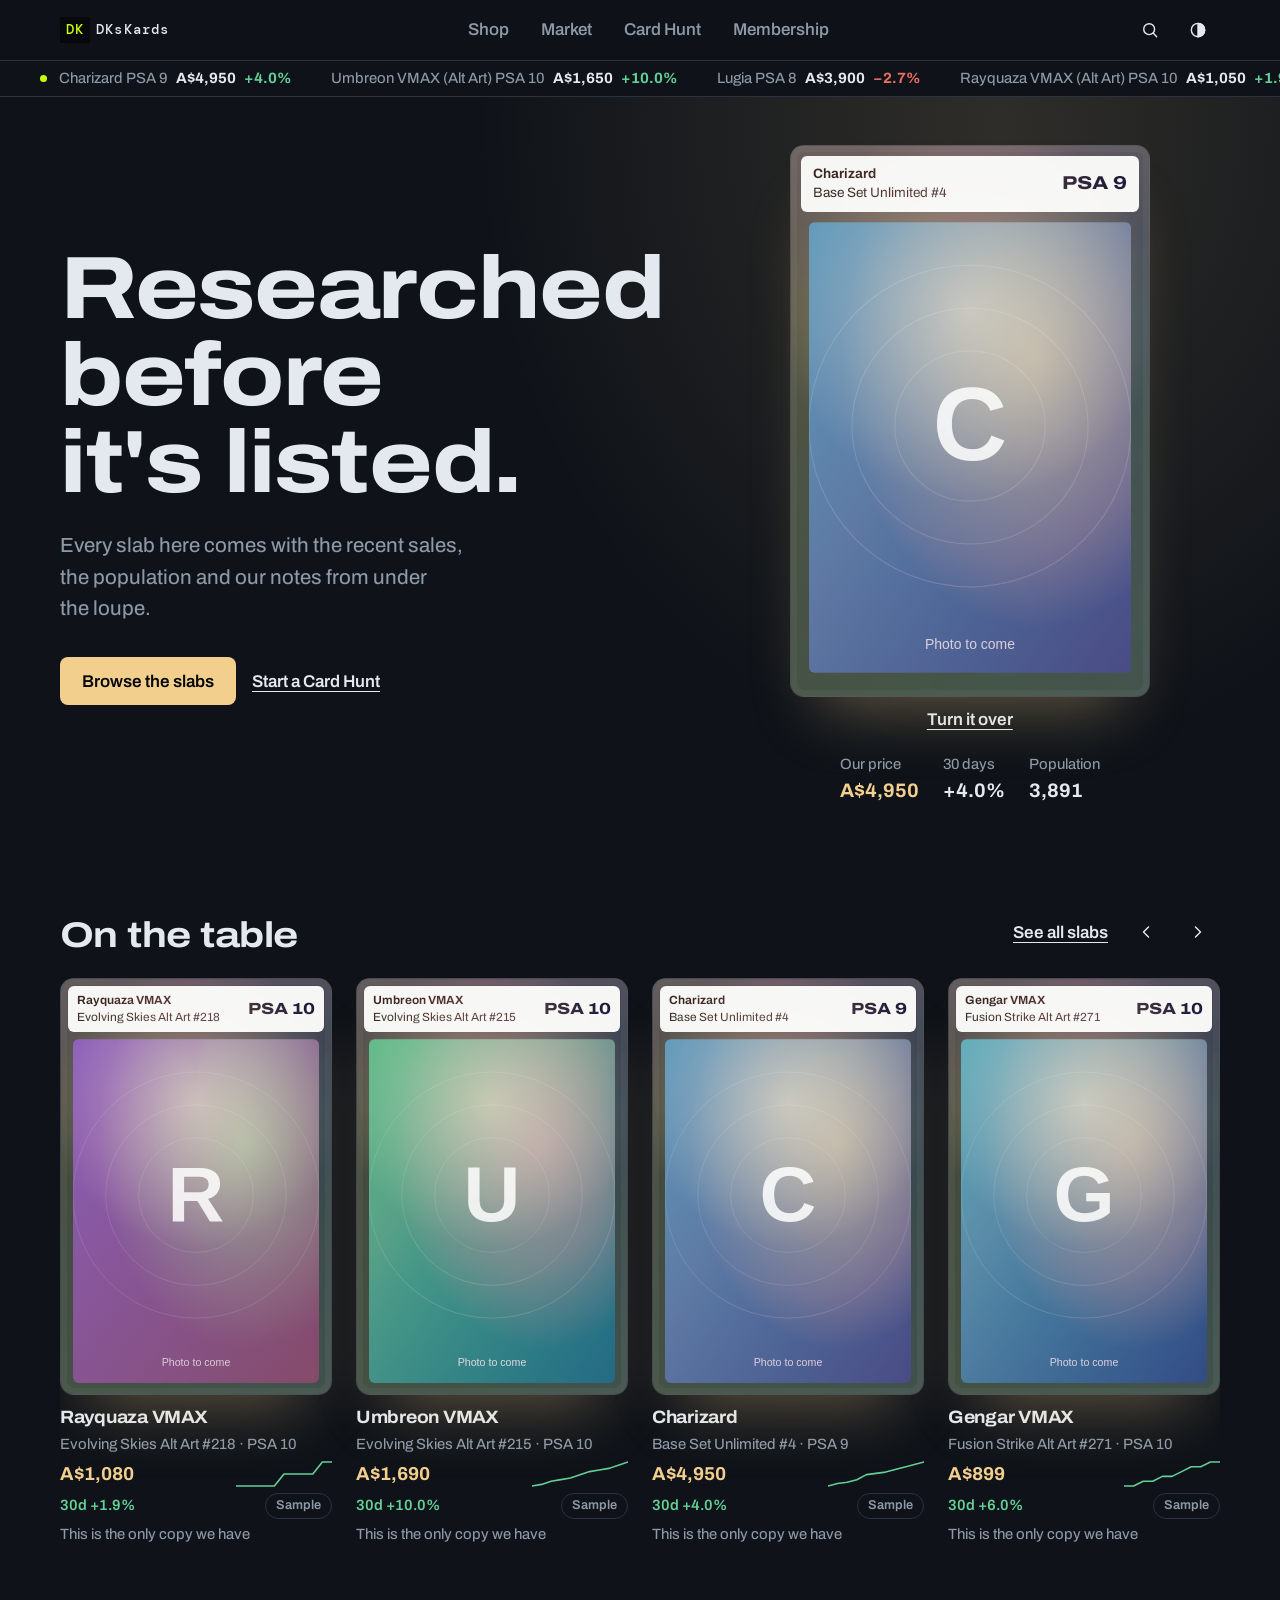
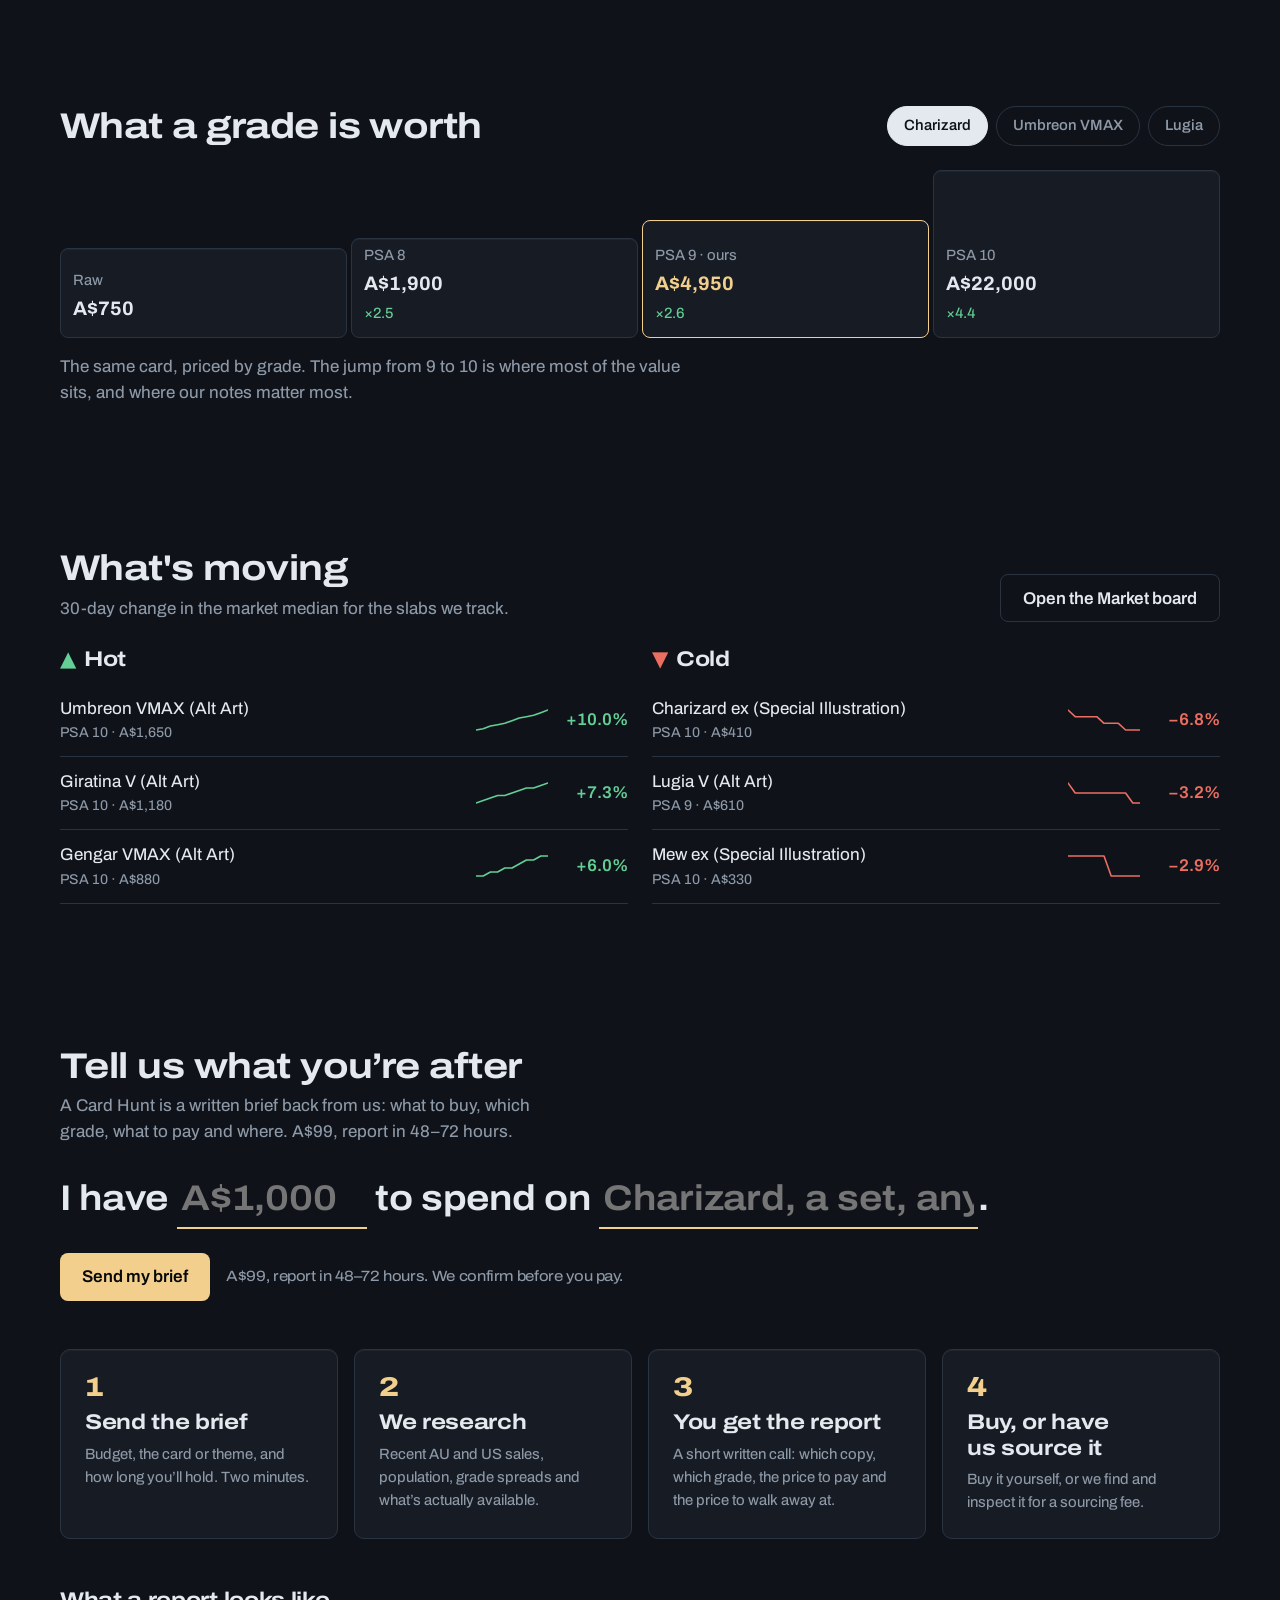
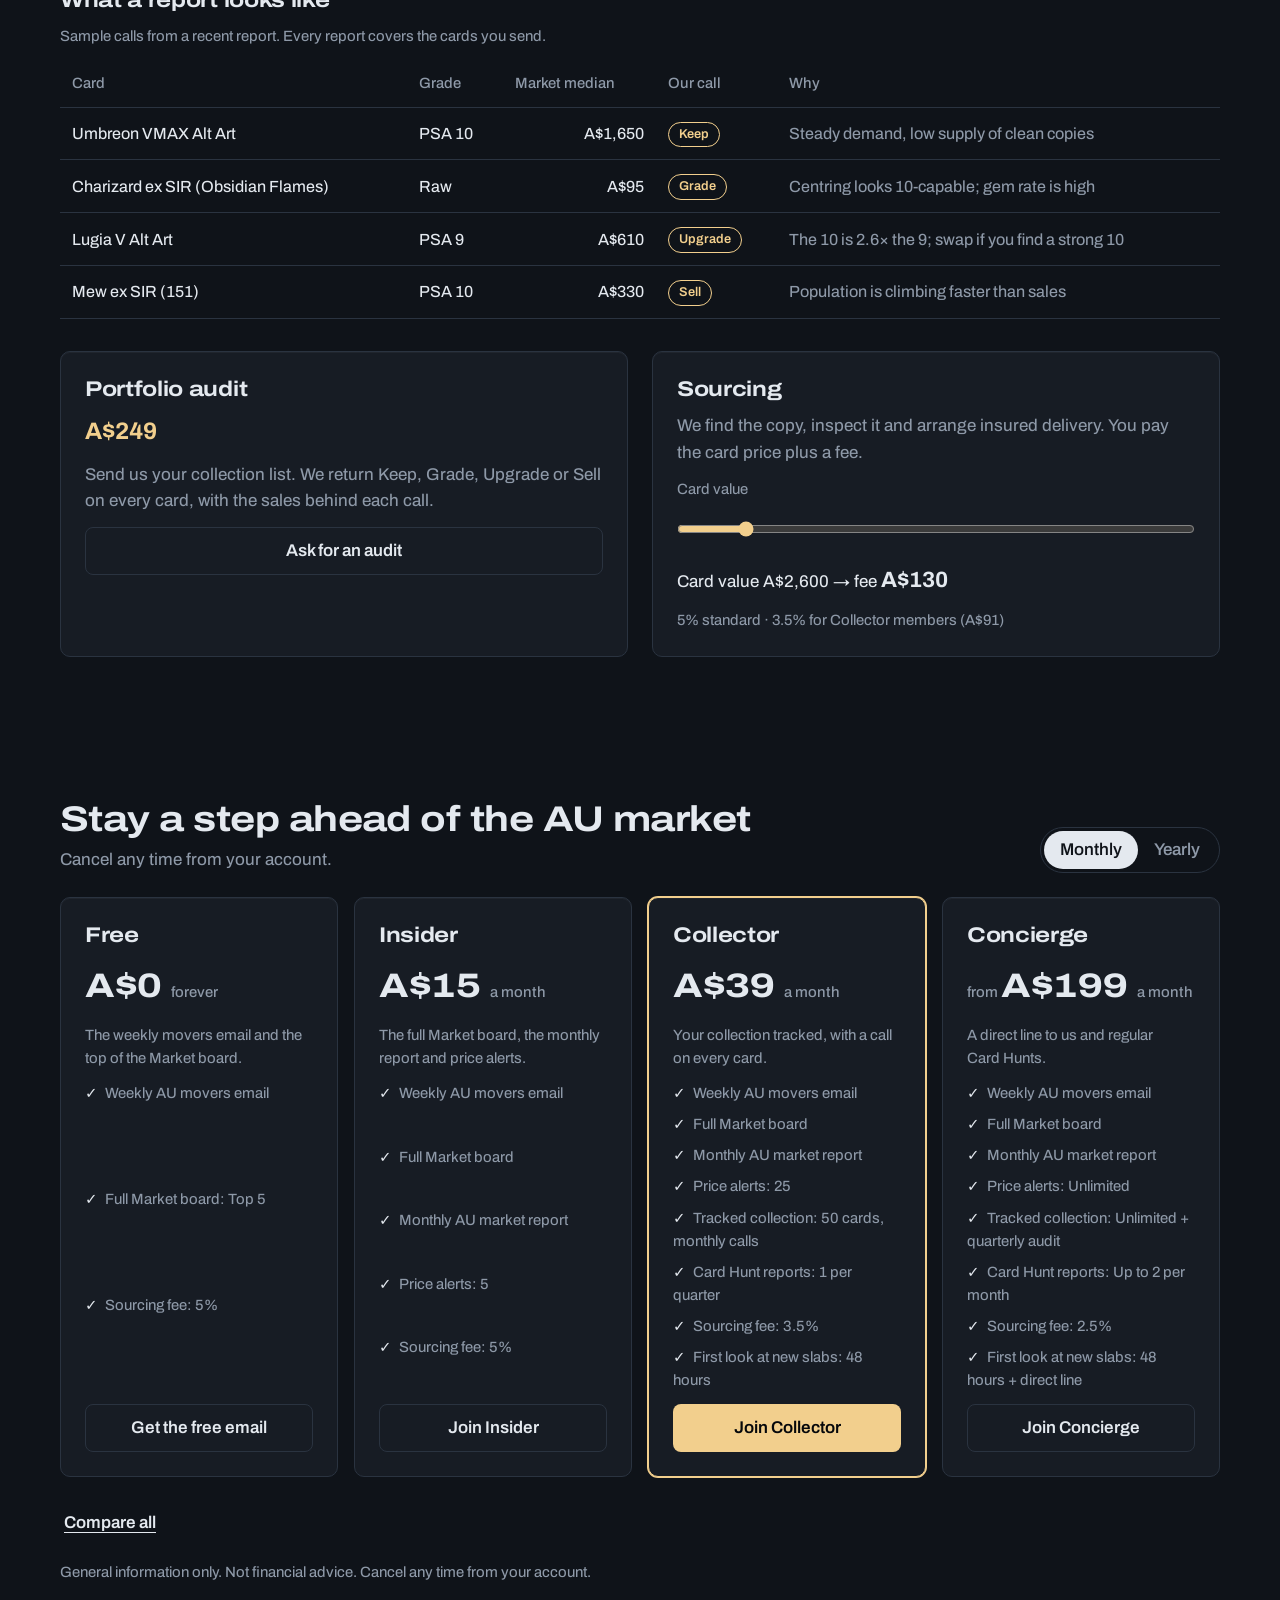
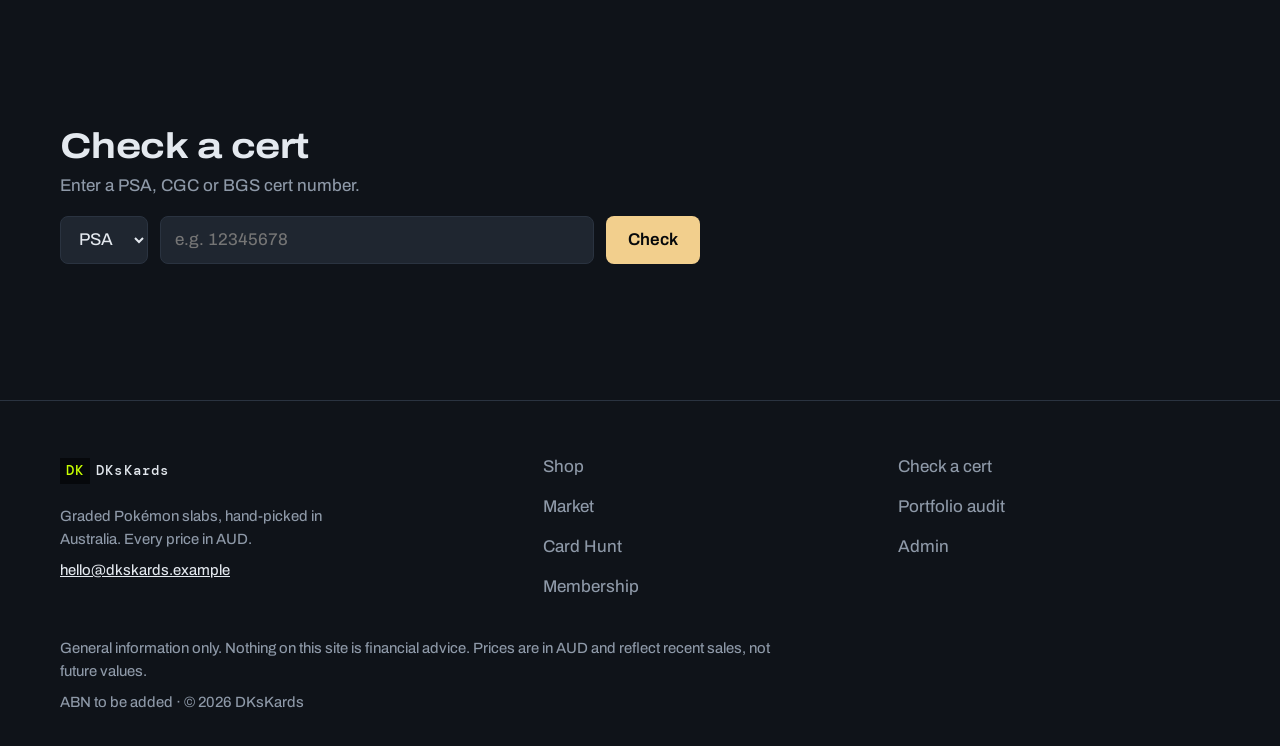
<file: index.html>
<!doctype html>
<html lang="en-AU" data-theme="dark">
<head>
<meta charset="utf-8">
<meta name="viewport" content="width=device-width, initial-scale=1, viewport-fit=cover">
<title>DKsKards · Graded Pokémon slabs in AUD</title>
<meta name="description" content="Graded Pokémon slabs, each listed with recent sales, population and our condition notes. Card Hunts and memberships for Australian collectors.">
<script>try{var t=localStorage.getItem('dksKardsTheme');if(t)document.documentElement.dataset.theme=t}catch(e){}</script>
<link rel="preconnect" href="https://fonts.googleapis.com">
<link rel="preconnect" href="https://fonts.gstatic.com" crossorigin>
<link href="https://fonts.googleapis.com/css2?family=Archivo:wdth,wght@62..125,400..800&family=Source+Serif+4:opsz,wght@8..60,400;8..60,600&display=swap" rel="stylesheet">
<link href="https://fonts.googleapis.com/css2?family=DM+Mono:wght@500&text=DKsard%20&display=swap" rel="stylesheet">
<link rel="stylesheet" href="styles.css">
<script type="module" src="home.js"></script>
</head>
<body>
<a class="skip" href="#main">Skip to content</a>
<div data-chrome="top"></div>

<main id="main">
  <!-- 1. Hero: the viewing room -->
  <section class="hero" id="hero" aria-labelledby="heroH1">
    <div class="wrap">
      <div>
        <h1 id="heroH1" data-copy="heroHeadline">Researched before it's listed.</h1>
        <p class="hero-sub" id="heroSub" data-copy="heroSub">Every slab here comes with the recent sales, the population and our notes from under the loupe.</p>
        <div class="hero-ctas">
          <a class="btn btn-lamp" id="heroCta" href="shop.html" data-copy="heroCta">Browse the slabs</a>
          <a class="btn btn-text" href="#hunt" data-copy="heroCta2">Start a Card Hunt</a>
        </div>
      </div>
      <div class="hero-stage" id="heroStage"></div>
    </div>
  </section>

  <!-- 2. On the table -->
  <section class="section" aria-labelledby="railTitle" style="padding-top:var(--s-6)">
    <div class="wrap">
      <div class="section-head">
        <div>
          <h2 id="railTitle" data-copy="railTitle">On the table</h2>
          <p id="dropNote" hidden></p>
        </div>
        <div style="display:flex;gap:12px;align-items:center">
          <a class="btn btn-text" href="shop.html">See all slabs</a>
          <div class="rail-arrows">
            <button class="icon-btn" type="button" id="railPrev" aria-label="Previous slabs"></button>
            <button class="icon-btn" type="button" id="railNext" aria-label="Next slabs"></button>
          </div>
        </div>
      </div>
      <div class="rail" id="rail" tabindex="0" aria-label="Slabs for sale"></div>
    </div>
  </section>

  <!-- 3. The grade ladder -->
  <section class="section" aria-labelledby="ladderTitle">
    <div class="wrap">
      <div class="section-head">
        <h2 id="ladderTitle" data-copy="ladderTitle">What a grade is worth</h2>
        <div class="chips" id="ladderPick" role="group" aria-label="Example card"></div>
      </div>
      <ol class="ladder num" id="ladder" aria-label="Prices by grade"></ol>
      <p class="ladder-caption" data-copy="ladderCaption">The same card, priced by grade. The jump from 9 to 10 is where most of the value sits, and where our notes matter most.</p>
    </div>
  </section>

  <!-- 4. What's moving -->
  <section class="section" aria-labelledby="movingTitle">
    <div class="wrap">
      <div class="section-head">
        <div>
          <h2 id="movingTitle" data-copy="marketTitle">What's moving</h2>
          <p>30-day change in the market median for the slabs we track.</p>
        </div>
        <a class="btn btn-line" href="market.html">Open the Market board</a>
      </div>
      <div class="movers" id="movers"></div>
    </div>
  </section>

  <!-- 5. Card Hunt -->
  <section class="section" id="hunt" aria-labelledby="huntTitle">
    <div class="wrap">
      <div class="section-head">
        <div>
          <h2 id="huntTitle" data-copy="huntTitle">Tell us what you’re after</h2>
          <p>A Card Hunt is a written brief back from us: what to buy, which grade, what to pay and where. <span id="huntPriceNote"></span></p>
        </div>
      </div>
      <form class="brief" id="briefForm" novalidate>
        I have <label class="sr-only" for="bBudget">Budget in Australian dollars</label><input class="blank num" id="bBudget" name="budget" inputmode="numeric" placeholder="A$1,000" size="7" required>
        to spend on <label class="sr-only" for="bTarget">Card, set or character</label><input class="blank" id="bTarget" name="target" placeholder="Charizard, a set, anything" size="16" required>.
        <span id="briefMore" class="brief-more" hidden>
          I want it <label class="sr-only" for="bForm">Raw or graded</label><select class="blank" id="bForm" name="form"><option>graded</option><option>raw</option><option>either</option></select>
          and plan to hold it for <label class="sr-only" for="bHold">How long you plan to hold</label><select class="blank" id="bHold" name="hold"><option>1–3 years</option><option>under a year</option><option>longer</option></select>.
          Reach me at <label class="sr-only" for="bEmail">Your email</label><input class="blank" id="bEmail" name="email" type="email" placeholder="you@email.com" size="16" autocomplete="email" required>.
        </span>
        <div class="brief-actions" style="font-size:1rem;font-weight:450">
          <button class="btn btn-lamp" type="submit" data-copy="huntButton">Send my brief</button>
          <span class="muted small" id="briefTerms"></span>
        </div>
        <p class="brief-confirm" id="briefConfirm" role="status" hidden style="font-size:1rem;font-weight:450"></p>
      </form>

      <ol class="steps">
        <li class="panel"><h3>Send the brief</h3><p>Budget, the card or theme, and how long you’ll hold. Two minutes.</p></li>
        <li class="panel"><h3>We research</h3><p>Recent AU and US sales, population, grade spreads and what’s actually available.</p></li>
        <li class="panel"><h3>You get the report</h3><p>A short written call: which copy, which grade, the price to pay and the price to walk away at.</p></li>
        <li class="panel"><h3>Buy, or have us source it</h3><p>Buy it yourself, or we find and inspect it for a sourcing fee.</p></li>
      </ol>

      <div style="margin-top:var(--s-7)">
        <h3 style="margin-bottom:var(--s-3)">What a report looks like</h3>
        <p class="muted small" style="margin-bottom:var(--s-3)">Sample calls from a recent report. Every report covers the cards you send.</p>
        <table class="report num" id="reportTable">
          <thead><tr><th>Card</th><th>Grade</th><th class="n">Market median</th><th>Our call</th><th>Why</th></tr></thead>
          <tbody id="reportCardBody"></tbody>
        </table>
      </div>

      <div class="services">
        <div class="panel">
          <h3>Portfolio audit</h3>
          <p class="price num" id="auditPrice"></p>
          <p class="muted">Send us your collection list. We return Keep, Grade, Upgrade or Sell on every card, with the sales behind each call.</p>
          <a class="btn btn-line" id="auditLink" href="#">Ask for an audit</a>
        </div>
        <div class="panel">
          <h3>Sourcing</h3>
          <p class="muted" id="sourcingNote">We find the copy, inspect it and arrange insured delivery. You pay the card price plus a fee.</p>
          <label class="field"><span>Card value</span><input type="range" id="calcValue" min="200" max="20000" step="100" value="2600" aria-describedby="calcOut"></label>
          <div class="calc-out num" id="calcOut" aria-live="polite"></div>
        </div>
      </div>
    </div>
  </section>

  <!-- 6. Membership -->
  <section class="section" id="membership" aria-labelledby="memberTitle">
    <div class="wrap">
      <div class="section-head">
        <div>
          <h2 id="memberTitle" data-copy="membershipTitle">Stay a step ahead of the AU market</h2>
          <p>Cancel any time from your account.</p>
        </div>
        <div class="billing" role="group" aria-label="Billing period">
          <button type="button" aria-pressed="true" data-billing="monthly">Monthly</button>
          <button type="button" aria-pressed="false" data-billing="yearly">Yearly</button>
        </div>
      </div>
      <div class="chips tier-switch" id="tierSwitch" role="tablist" aria-label="Membership tier"></div>
      <div class="tiers" id="tiers" data-mobile></div>
      <details style="margin-top:var(--s-5)">
        <summary class="btn btn-text" style="display:inline-flex;cursor:pointer">Compare all</summary>
        <div class="compare-wrap"><table class="compare" id="compare"></table></div>
      </details>
      <p class="muted small" style="margin-top:var(--s-4)">General information only. Not financial advice. Cancel any time from your account.</p>
    </div>
  </section>

  <!-- 7. Check a cert -->
  <section class="section" id="verify" aria-labelledby="certTitle">
    <div class="wrap">
      <h2 id="certTitle" data-copy="certTitle">Check a cert</h2>
      <p class="muted" style="margin-top:8px" data-copy="certHint">Enter a PSA, CGC or BGS cert number.</p>
      <form class="verify-form" id="verifyForm" novalidate>
        <label class="sr-only" for="vGrader">Grader</label>
        <select class="input" id="vGrader"><option>PSA</option><option>CGC</option><option>BGS</option></select>
        <label class="sr-only" for="vCert">Cert number</label>
        <input class="input num" id="vCert" inputmode="numeric" placeholder="e.g. 12345678" autocomplete="off">
        <button class="btn btn-lamp" type="submit">Check</button>
      </form>
      <div class="verify-out" id="verifyOut" role="status"></div>
    </div>
  </section>
</main>

<div data-chrome="foot"></div>
</body>
</html>
</file>
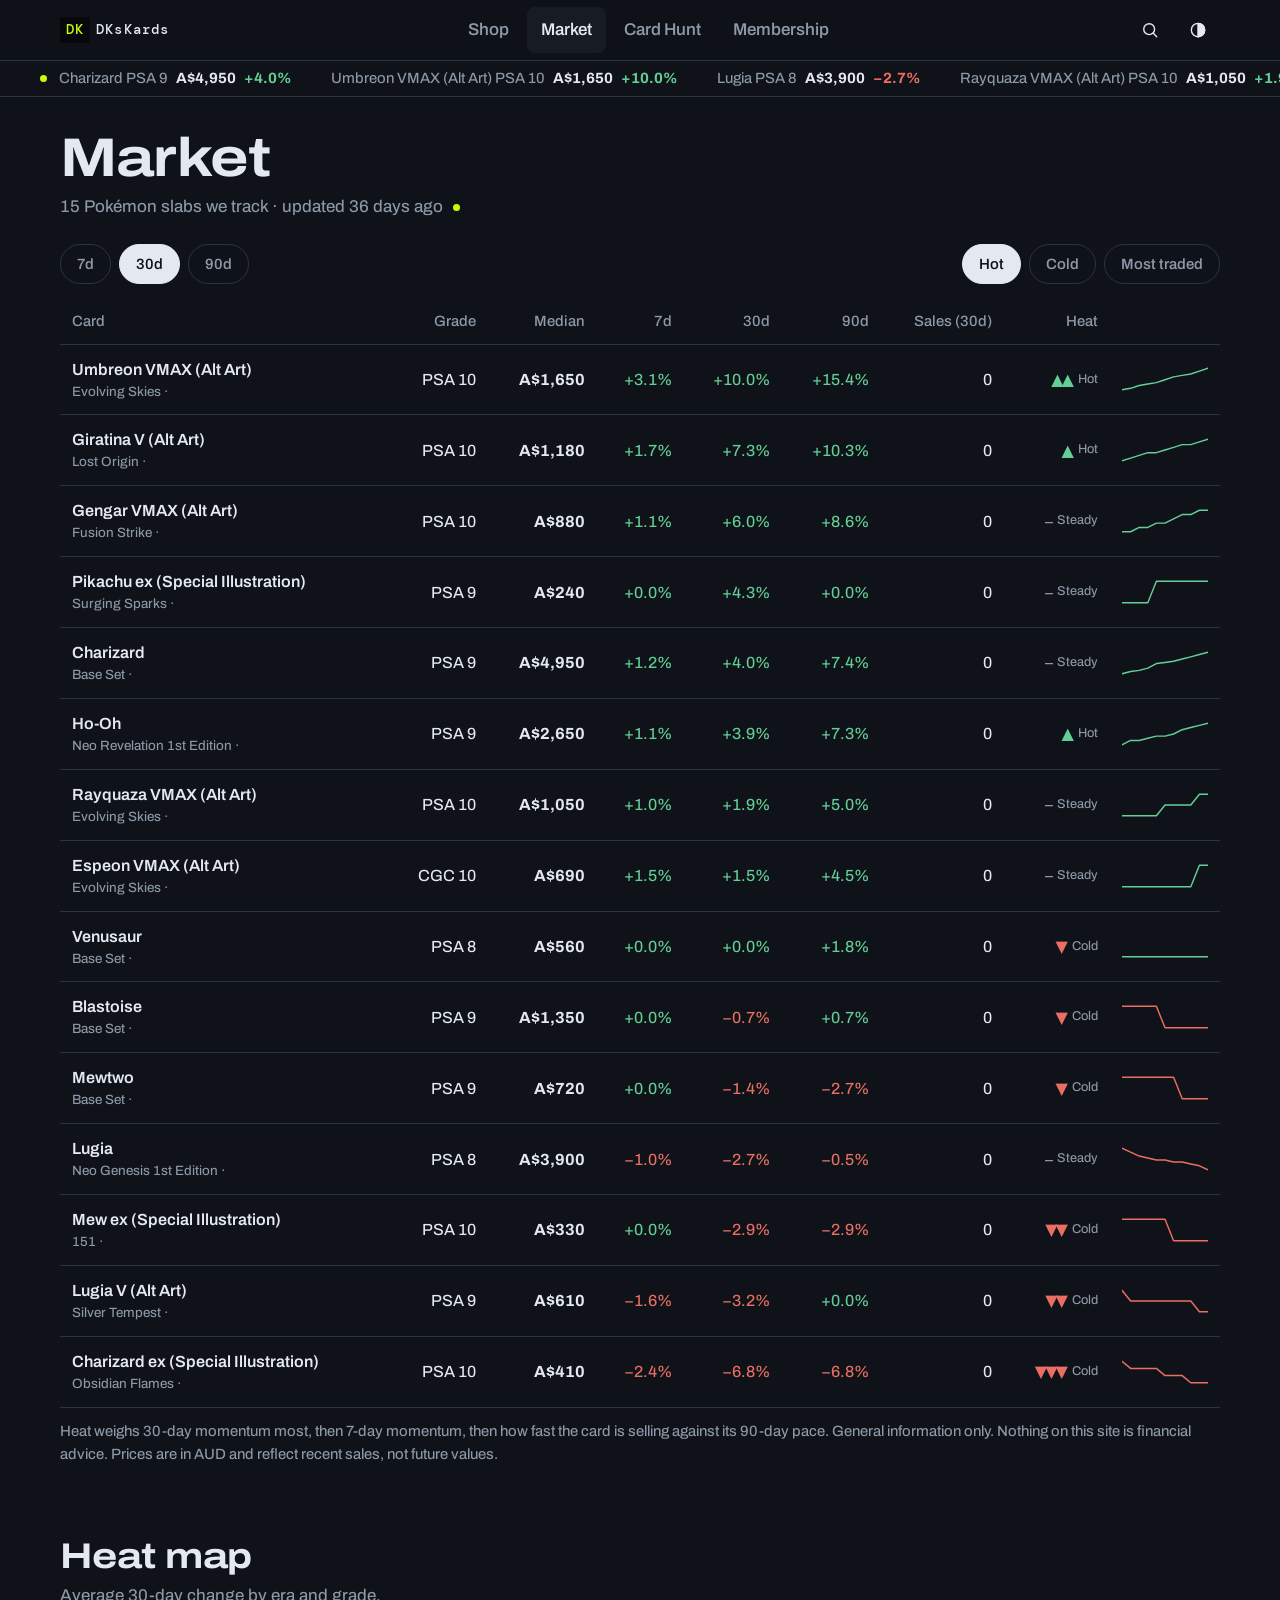
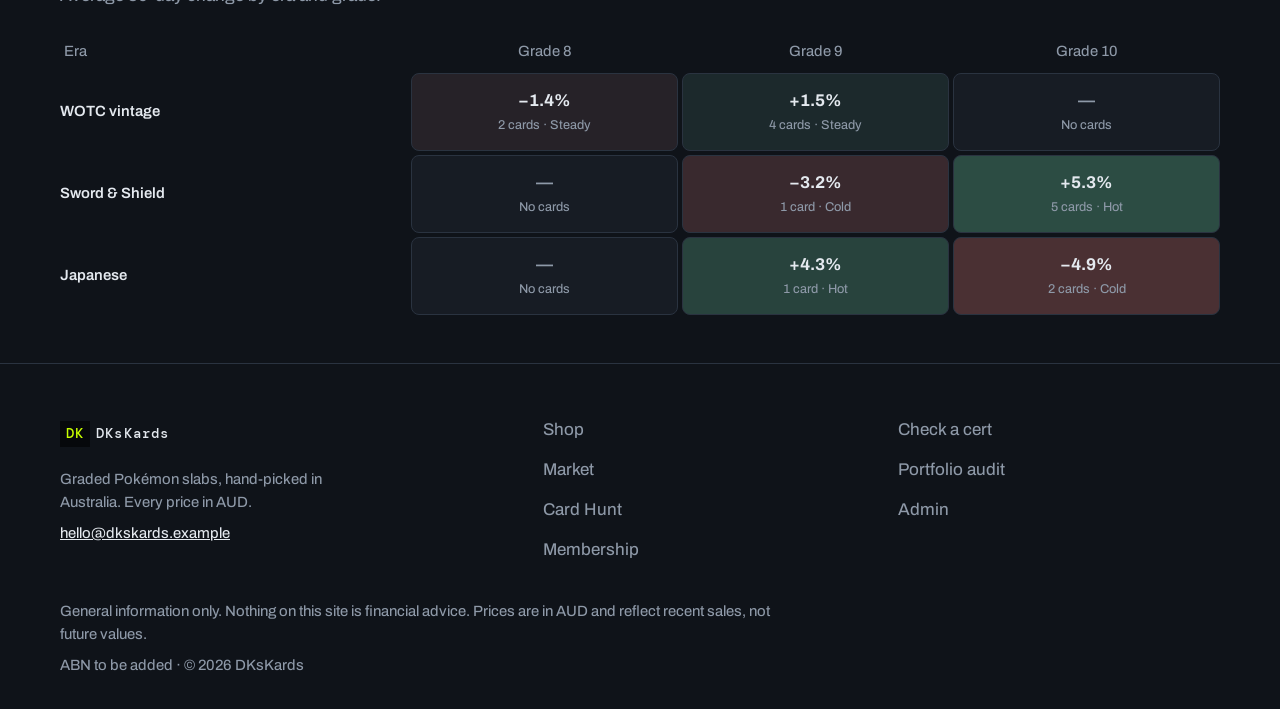
<file: market.html>
<!doctype html>
<html lang="en-AU" data-theme="dark">
<head>
<meta charset="utf-8">
<meta name="viewport" content="width=device-width, initial-scale=1, viewport-fit=cover">
<title>Market board · DKsKards</title>
<meta name="description" content="Hot and cold Pokémon slabs in the Australian market: medians, 7, 30 and 90-day change, sales and heat.">
<script>try{var t=localStorage.getItem('dksKardsTheme');if(t)document.documentElement.dataset.theme=t}catch(e){}</script>
<link rel="preconnect" href="https://fonts.googleapis.com">
<link rel="preconnect" href="https://fonts.gstatic.com" crossorigin>
<link href="https://fonts.googleapis.com/css2?family=Archivo:wdth,wght@62..125,400..800&family=Source+Serif+4:opsz,wght@8..60,400;8..60,600&display=swap" rel="stylesheet">
<link href="https://fonts.googleapis.com/css2?family=DM+Mono:wght@500&text=DKsard%20&display=swap" rel="stylesheet">
<link rel="stylesheet" href="styles.css">
<script type="module" src="market.js"></script>
</head>
<body>
<a class="skip" href="#main">Skip to content</a>
<div data-chrome="top"></div>

<main id="main" class="wrap" style="padding-top:var(--s-6)">
  <div class="section-head">
    <div>
      <h1>Market</h1>
      <p id="updated" class="num">Pokémon slabs we track</p>
    </div>
  </div>

  <div class="board-tools">
    <div class="chips" role="group" aria-label="Time range" id="range">
      <button class="chip" type="button" aria-pressed="false" data-days="7">7d</button>
      <button class="chip" type="button" aria-pressed="true" data-days="30">30d</button>
      <button class="chip" type="button" aria-pressed="false" data-days="90">90d</button>
    </div>
    <div class="chips" role="group" aria-label="View" id="view">
      <button class="chip" type="button" aria-pressed="true" data-view="hot">Hot</button>
      <button class="chip" type="button" aria-pressed="false" data-view="cold">Cold</button>
      <button class="chip" type="button" aria-pressed="false" data-view="traded">Most traded</button>
    </div>
  </div>

  <div class="gate" id="gate">
    <table class="board num" id="board" aria-describedby="boardNote">
      <thead><tr>
        <th scope="col">Card</th><th scope="col">Grade</th><th scope="col">Median</th>
        <th scope="col">7d</th><th scope="col">30d</th><th scope="col">90d</th>
        <th scope="col" id="salesHead">Sales</th><th scope="col">Heat</th><th scope="col"><span class="sr-only">Trend</span></th>
      </tr></thead>
      <tbody></tbody>
    </table>
  </div>
  <p class="chart-note" id="boardNote">Heat weighs 30-day momentum most, then 7-day momentum, then how fast the card is selling against its 90-day pace. <span data-copy="disclaimer">General information only. Nothing on this site is financial advice.</span></p>

  <section class="section" aria-labelledby="hmTitle" style="padding-bottom:0">
    <div class="section-head">
      <div><h2 id="hmTitle">Heat map</h2><p>Average 30-day change by era and grade.</p></div>
    </div>
    <div class="heatmap num" id="heatmap" role="table" aria-label="Average 30-day change by era and grade"></div>
  </section>

  <section class="section" aria-labelledby="soldTitle" id="soldWrap" hidden>
    <div class="section-head"><div><h2 id="soldTitle">Recently sold</h2><p>Slabs that left our table in the last 30 days.</p></div></div>
    <ul class="mover-list" id="sold"></ul>
  </section>
</main>

<div data-chrome="foot"></div>
</body>
</html>
</file>
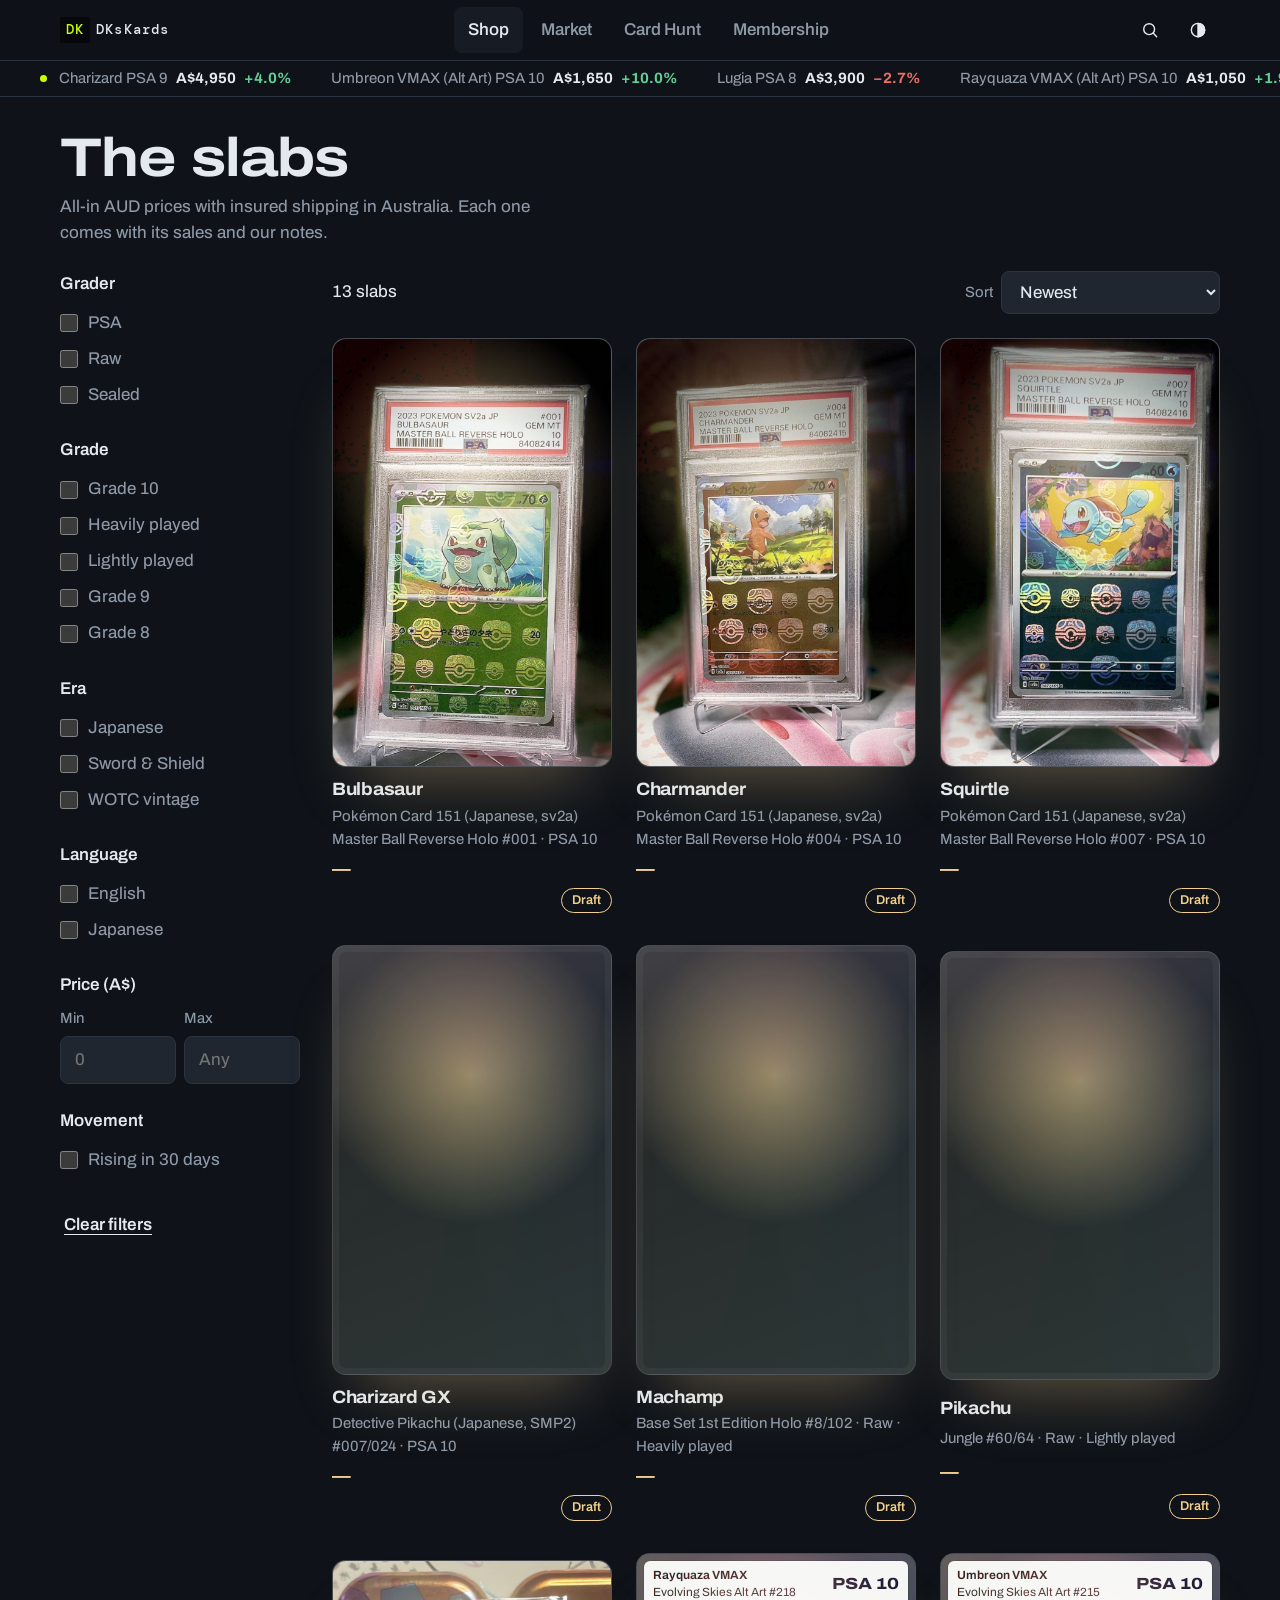
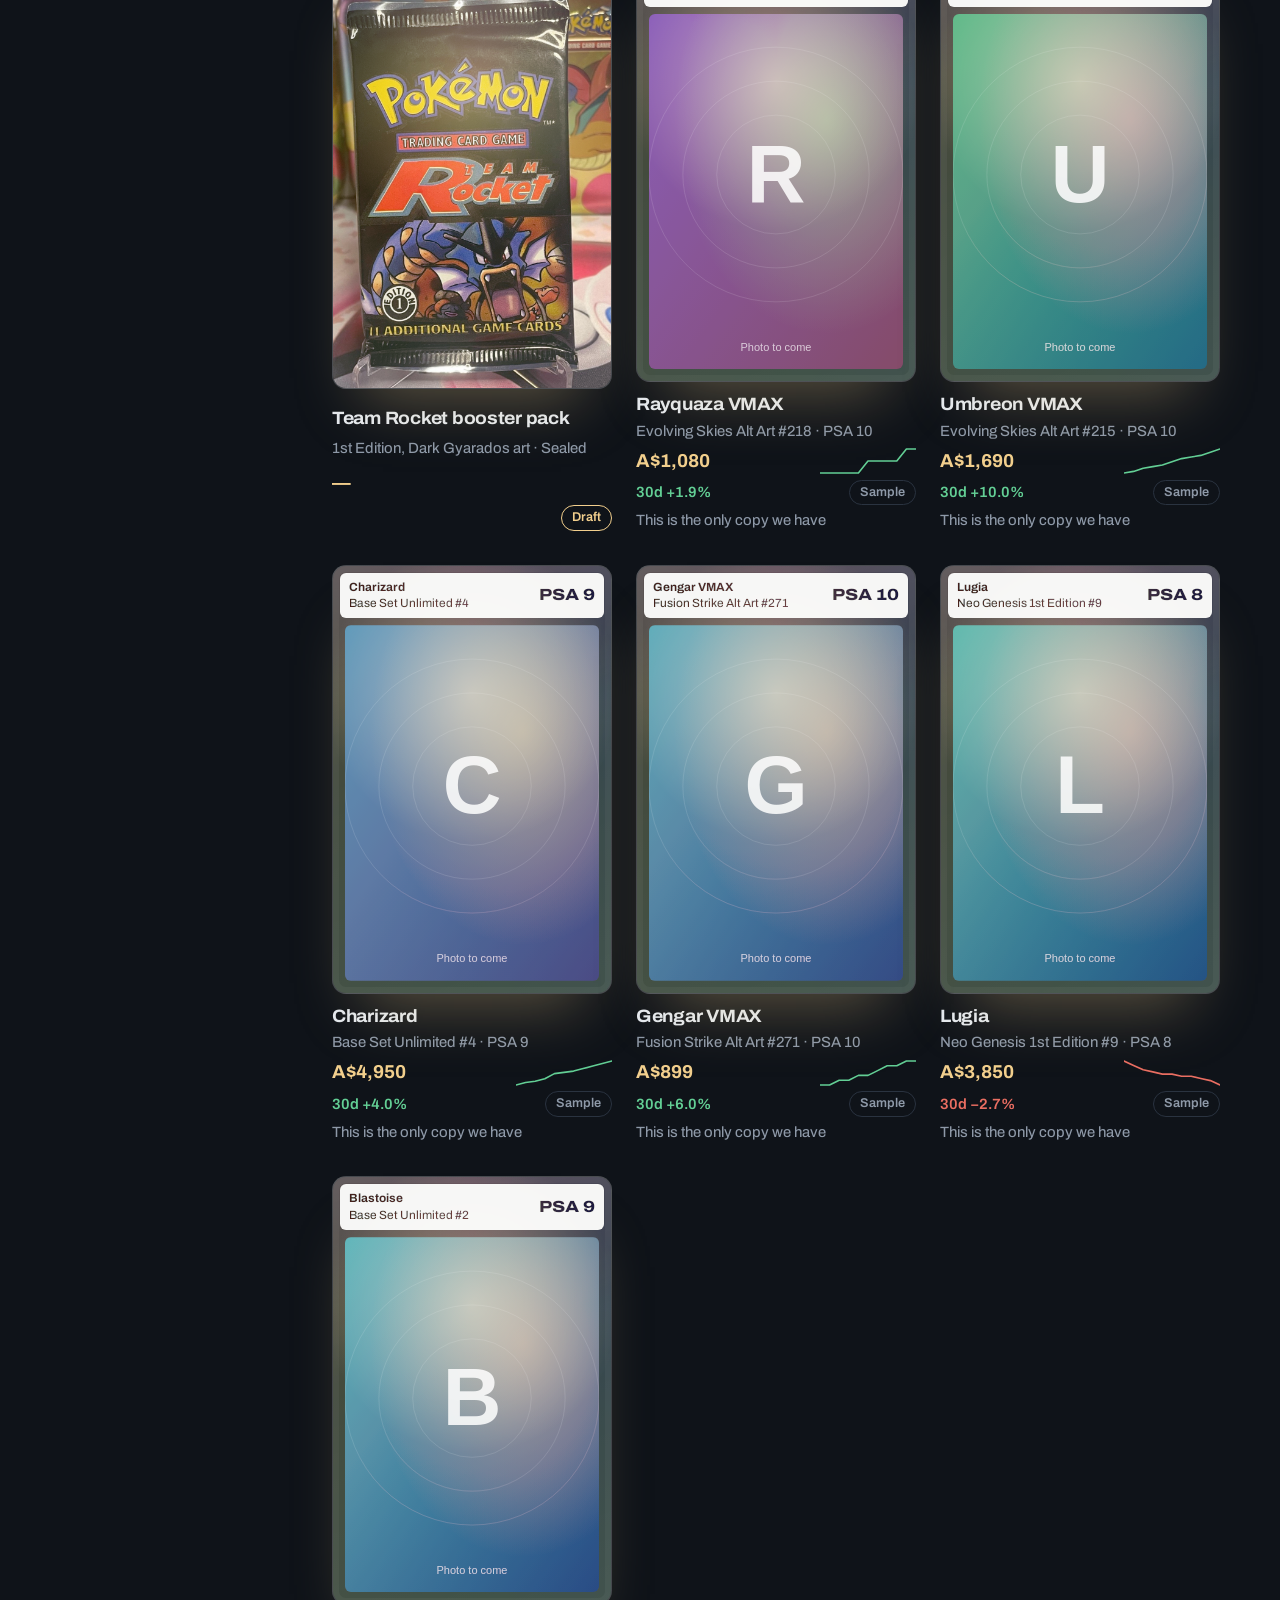
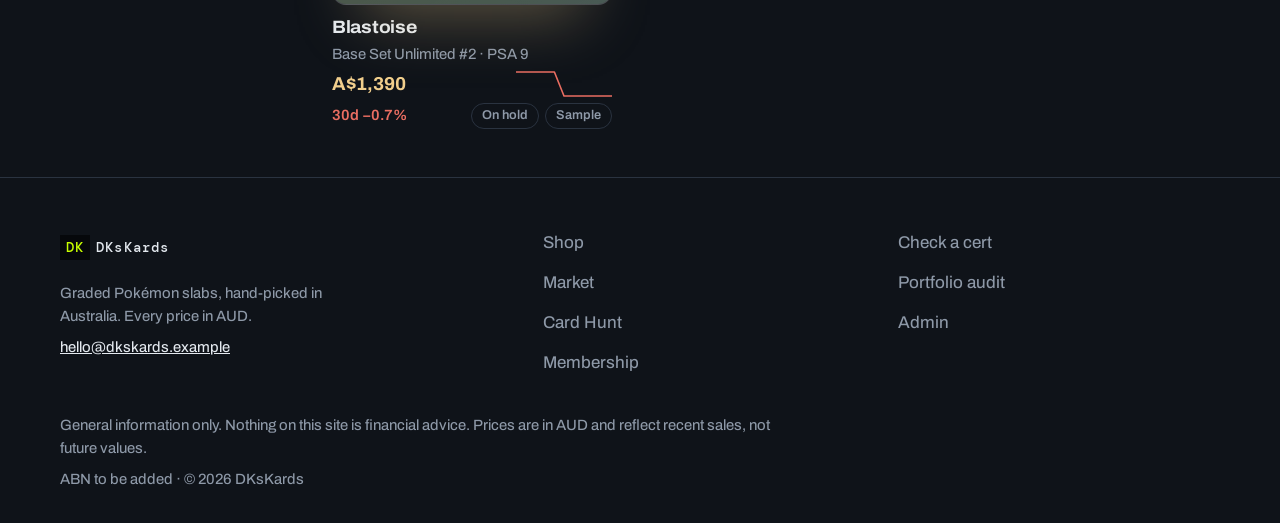
<file: shop.html>
<!doctype html>
<html lang="en-AU" data-theme="dark">
<head>
<meta charset="utf-8">
<meta name="viewport" content="width=device-width, initial-scale=1, viewport-fit=cover">
<title>Shop slabs · DKsKards</title>
<meta name="description" content="Every graded Pokémon slab we have, with all-in AUD prices, recent sales and population.">
<script>try{var t=localStorage.getItem('dksKardsTheme');if(t)document.documentElement.dataset.theme=t}catch(e){}</script>
<link rel="preconnect" href="https://fonts.googleapis.com">
<link rel="preconnect" href="https://fonts.gstatic.com" crossorigin>
<link href="https://fonts.googleapis.com/css2?family=Archivo:wdth,wght@62..125,400..800&family=Source+Serif+4:opsz,wght@8..60,400;8..60,600&display=swap" rel="stylesheet">
<link href="https://fonts.googleapis.com/css2?family=DM+Mono:wght@500&text=DKsard%20&display=swap" rel="stylesheet">
<link rel="stylesheet" href="styles.css">
<script type="module" src="shop.js"></script>
</head>
<body>
<a class="skip" href="#main">Skip to content</a>
<div data-chrome="top"></div>

<main id="main" class="wrap" style="padding-top:var(--s-6)">
  <div class="section-head">
    <div>
      <h1>The slabs</h1>
      <p>All-in AUD prices with insured shipping in Australia. Each one comes with its sales and our notes.</p>
    </div>
  </div>
  <div class="panel drop-note" id="dropNote" hidden></div>

  <div class="shop">
    <aside class="filters" id="filters" aria-label="Filters">
      <div class="sheet-head" style="padding:0 0 12px;position:static" data-mobile-only hidden>
        <h2 style="font-size:1.25rem">Filters</h2>
        <button class="icon-btn" type="button" id="filtersClose" aria-label="Close filters"></button>
      </div>
      <fieldset><legend>Grader</legend><div id="fGrader"></div></fieldset>
      <fieldset><legend>Grade</legend><div id="fGrade"></div></fieldset>
      <fieldset><legend>Era</legend><div id="fEra"></div></fieldset>
      <fieldset><legend>Language</legend><div id="fLang"></div></fieldset>
      <fieldset>
        <legend>Price (A$)</legend>
        <div class="price-range">
          <label class="field"><span>Min</span><input class="input num" id="fMin" inputmode="numeric" placeholder="0"></label>
          <label class="field"><span>Max</span><input class="input num" id="fMax" inputmode="numeric" placeholder="Any"></label>
        </div>
      </fieldset>
      <fieldset><legend>Movement</legend><label class="check"><input type="checkbox" id="fRising"> Rising in 30 days</label></fieldset>
      <button class="btn btn-text" type="button" id="clearFilters" style="justify-self:start">Clear filters</button>
      <div class="filters-sheet-foot"><button class="btn btn-lamp" type="button" id="showResults">Show slabs</button></div>
    </aside>

    <section aria-label="Results">
      <div class="shop-bar">
        <div style="display:flex;gap:12px;align-items:center">
          <button class="btn btn-line btn-sm filters-open" type="button" id="filtersOpen" aria-controls="filters" aria-expanded="false">Filters</button>
          <p class="num" id="count" aria-live="polite"></p>
        </div>
        <label style="display:flex;gap:8px;align-items:center"><span class="muted small">Sort</span>
          <select class="input" id="sort" style="min-height:40px">
            <option value="new">Newest</option>
            <option value="priceAsc">Price, low to high</option>
            <option value="priceDesc">Price, high to low</option>
            <option value="change">30-day change</option>
            <option value="pop">Population, rarest first</option>
          </select>
        </label>
      </div>
      <div class="grid" id="grid"></div>
    </section>
  </div>
</main>

<div data-chrome="foot"></div>
</body>
</html>
</file>
<file: styles.css>
/* DKsKards — "The Viewing Room". Tokens first; dark and light values change together. */
:root{
  --room:#0F1319; --case:#171C24; --case-2:#1F2630; --edge:#2A3340;
  --acrylic:#E4E9EF; --steel:#8E99A8; --lamp:#F2CF8D; --lamp-ink:var(--lamp);
  --gain:#63CF95; --loss:#EA6E62; --signal:#C8FF00; --ink:#06080B;
  --display:'Archivo',system-ui,sans-serif;
  --read:'Source Serif 4',Georgia,serif;
  --t-hero:clamp(2.6rem,7vw,5.2rem); --t-h1:clamp(2rem,4.5vw,3.2rem);
  --t-h2:clamp(1.5rem,3vw,2.1rem); --t-h3:1.25rem; --t-small:.875rem; --t-micro:.75rem;
  --s-1:4px; --s-2:8px; --s-3:12px; --s-4:16px; --s-5:24px; --s-6:32px; --s-7:48px; --s-8:72px; --s-9:112px;
  --r-slab:14px; --r-panel:10px; --r-ctl:8px;
  --ease:cubic-bezier(.2,.7,.2,1);
  --gutter:clamp(16px,4vw,40px);
  --hi:inset 0 1px 0 rgba(255,255,255,.04);
  color-scheme:dark;
}
:root[data-theme="light"]{
  --room:#ECEFF3; --case:#FFFFFF; --case-2:#F5F7F9; --edge:#D5DBE2;
  --acrylic:#121820; --steel:#566170; --lamp:#B07A1E; --lamp-ink:#8A5A0B;
  --gain:#17794A; --loss:#C2392C; --hi:inset 0 1px 0 rgba(255,255,255,.8);
  color-scheme:light;
}

*,*::before,*::after{box-sizing:border-box;margin:0;padding:0}
html{-webkit-text-size-adjust:100%;scroll-padding-top:80px}
body{
  background:var(--room); color:var(--acrylic); min-height:100vh;
  font:450 1rem/1.55 var(--display); font-variation-settings:"wdth" 100;
  -webkit-font-smoothing:antialiased; overflow-x:hidden;
}
@media (min-width:761px){html{font-size:106.25%}} /* 17px desktop base */
img,svg{display:block;max-width:100%}
a{color:inherit}
button,input,select,textarea{font:inherit;color:inherit}
h1,h2,h3{font-weight:700;font-variation-settings:"wdth" 118;letter-spacing:-.015em;line-height:1.05;text-wrap:balance}
h1{font-size:var(--t-h1)} h2{font-size:var(--t-h2)} h3{font-size:var(--t-h3);line-height:1.2}
p{text-wrap:pretty}
.read{font-family:var(--read);font-size:1.0625rem;line-height:1.65;max-width:68ch}
.num{font-variant-numeric:tabular-nums}
.muted{color:var(--steel)}
.small{font-size:var(--t-small)}
.wrap{max-width:1240px;margin-inline:auto;padding-inline:var(--gutter)}
.section{padding-block:var(--s-8)}
.section-head{display:flex;align-items:end;justify-content:space-between;gap:var(--s-4);margin-bottom:var(--s-5);flex-wrap:wrap}
.section-head p{color:var(--steel);max-width:52ch;margin-top:var(--s-2)}
.sr-only{position:absolute;width:1px;height:1px;overflow:hidden;clip:rect(0 0 0 0);white-space:nowrap}
.skip{position:absolute;left:var(--s-4);top:-60px;z-index:100;background:var(--lamp);color:var(--ink);padding:10px 16px;border-radius:var(--r-ctl);font-weight:600}
.skip:focus{top:var(--s-3)}
:focus-visible{outline:2px solid var(--lamp);outline-offset:3px;border-radius:4px}
.up{color:var(--gain)} .down{color:var(--loss)}
[hidden]{display:none!important}

/* ---------- controls ---------- */
.btn{display:inline-flex;align-items:center;justify-content:center;gap:8px;min-height:48px;padding:0 22px;
  border-radius:var(--r-ctl);font:600 1rem var(--display);cursor:pointer;border:0;text-decoration:none;
  transition:transform .12s var(--ease),background .12s,border-color .12s}
.btn:active{transform:scale(.98)}
.btn-lamp{background:var(--lamp);color:var(--ink)}
.btn-lamp:hover{background:color-mix(in srgb,var(--lamp) 88%,#fff)}
.btn-line{background:none;border:1px solid var(--edge);color:var(--acrylic)}
.btn-line:hover{border-color:var(--steel)}
.btn-text{background:none;color:var(--acrylic);text-decoration:underline;text-underline-offset:4px;padding:0 4px;min-height:44px}
.btn-text:hover{color:var(--lamp-ink)}
.btn-sm{min-height:40px;padding:0 14px;font-size:var(--t-small)}
.icon-btn{display:grid;place-items:center;width:44px;height:44px;border-radius:var(--r-ctl);background:none;border:1px solid transparent;cursor:pointer;color:var(--acrylic)}
.icon-btn:hover{border-color:var(--edge)}
.icon-btn svg{width:20px;height:20px}
.chips{display:flex;gap:var(--s-2);flex-wrap:wrap}
.chip{min-height:40px;padding:0 16px;border-radius:999px;border:1px solid var(--edge);background:none;cursor:pointer;
  font-size:var(--t-small);font-weight:550;color:var(--steel);transition:all .22s var(--ease)}
.chip:hover{color:var(--acrylic)}
.chip[aria-pressed="true"],.chip[aria-selected="true"]{background:var(--acrylic);color:var(--room);border-color:var(--acrylic)}
.field{display:grid;gap:6px}
.field>span{font-size:var(--t-small);color:var(--steel)}
.input,select.input,textarea.input{width:100%;min-height:48px;padding:10px 14px;border-radius:var(--r-ctl);
  background:var(--case-2);border:1px solid var(--edge);color:var(--acrylic)}
textarea.input{min-height:96px;resize:vertical;line-height:1.5}
.input:focus{border-color:var(--lamp);outline:none}
.tag{display:inline-flex;align-items:center;gap:6px;padding:2px 10px;border-radius:999px;font-size:var(--t-micro);font-weight:600;
  border:1px solid var(--edge);color:var(--steel);white-space:nowrap}
.tag-lamp{border-color:var(--lamp);color:var(--lamp-ink)}
.panel{background:var(--case);border:1px solid var(--edge);border-radius:var(--r-panel);box-shadow:var(--hi)}

/* ---------- logo: DK chip + DKsKards wordmark ---------- */
.logo{font-family:'DM Mono',monospace;font-size:.82rem;letter-spacing:.08em;font-weight:500;white-space:nowrap;color:var(--acrylic);text-decoration:none;display:inline-flex;align-items:center;min-height:44px}
.logo-chip{display:inline-block;background:var(--ink);color:var(--signal);padding:2px 6px;margin-right:6px}

/* ---------- top nav + live strip ---------- */
[data-chrome="top"]{min-height:97px}
.topnav{position:sticky;top:0;z-index:40;background:color-mix(in srgb,var(--room) 86%,transparent);backdrop-filter:blur(14px);border-bottom:1px solid var(--edge)}
.topnav .wrap{display:flex;align-items:center;gap:var(--s-5);height:60px}
.topnav-links{display:flex;gap:var(--s-1);margin-inline:auto}
.topnav-links a{padding:10px 14px;border-radius:var(--r-ctl);text-decoration:none;color:var(--steel);font-weight:550}
.topnav-links a:hover,.topnav-links a[aria-current]{color:var(--acrylic)}
.topnav-links a[aria-current]{background:var(--case)}
.topnav-tools{display:flex;gap:var(--s-1);margin-left:auto}
.topnav-links+.topnav-tools{margin-left:0}

.live{display:flex;align-items:center;gap:12px;height:36px;overflow:hidden;border-bottom:1px solid var(--edge);font-size:var(--t-small);position:relative}
.live-dot{width:7px;height:7px;border-radius:50%;background:var(--signal);flex:none;margin-left:var(--gutter);animation:pulse 2s infinite}
.live ul{display:flex;gap:40px;list-style:none;white-space:nowrap;animation:slide var(--ticker-speed,40s) linear infinite;padding-right:40px}
.live li{display:flex;gap:8px;align-items:baseline}
.live li span{color:var(--steel)}
.live:hover ul,.live:focus-within ul{animation-play-state:paused}
.live-one{display:none;flex:1;min-width:0;text-align:left;background:none;border:0;cursor:pointer;height:36px;padding-right:var(--gutter);
  white-space:nowrap;overflow:hidden;text-overflow:ellipsis}
.live-one span{color:var(--steel)}
@keyframes slide{to{transform:translateX(-50%)}} @keyframes pulse{50%{opacity:.35}}
@keyframes fadein{from{opacity:0}}

/* ---------- mobile bottom bars ---------- */
.tabbar,.buybar{position:fixed;inset:auto 0 0;z-index:50;display:none;
  padding:8px var(--gutter) calc(8px + env(safe-area-inset-bottom));
  background:color-mix(in srgb,var(--case) 88%,transparent);backdrop-filter:blur(14px);border-top:1px solid var(--edge)}
.tabbar a{flex:1;display:grid;justify-items:center;gap:2px;min-height:48px;padding-top:6px;color:var(--steel);text-decoration:none;font-size:.75rem}
.tabbar a[aria-current]{color:var(--acrylic)}
.tabbar svg{width:22px;height:22px}
.buybar{justify-content:space-between;align-items:center;gap:12px}
.buybar b{font-size:1.15rem}
.buybar small{display:block;color:var(--steel);font-size:.75rem}

/* ---------- sheets (dialog) ---------- */
dialog.sheet{margin:auto;width:min(520px,calc(100% - 32px));max-height:min(86vh,760px);border:1px solid var(--edge);border-radius:var(--r-panel);
  background:var(--case);color:var(--acrylic);padding:0;box-shadow:0 30px 80px rgba(0,0,0,.5)}
dialog.sheet::backdrop{background:rgba(6,8,11,.6);backdrop-filter:blur(3px)}
dialog.sheet[open]{animation:sheet-in .22s var(--ease)}
@keyframes sheet-in{from{opacity:0;transform:translateY(16px)}}
.sheet-head{display:flex;align-items:center;justify-content:space-between;gap:var(--s-3);padding:var(--s-4) var(--s-5);border-bottom:1px solid var(--edge);position:sticky;top:0;background:var(--case);z-index:1}
.sheet-body{padding:var(--s-5);display:grid;gap:var(--s-4)}
.sheet-foot{padding:var(--s-4) var(--s-5) calc(var(--s-4) + env(safe-area-inset-bottom));border-top:1px solid var(--edge);position:sticky;bottom:0;background:var(--case)}

/* ---------- search ---------- */
dialog.search{margin:10vh auto auto;width:min(620px,calc(100% - 32px));border:1px solid var(--edge);border-radius:var(--r-panel);background:var(--case);color:var(--acrylic);padding:0;box-shadow:0 30px 80px rgba(0,0,0,.5)}
dialog.search::backdrop{background:rgba(6,8,11,.6)}
.search input{width:100%;height:60px;padding:0 var(--s-5);background:none;border:0;border-bottom:1px solid var(--edge);font-size:1.1rem;outline:none}
.search ul{list-style:none;max-height:min(60vh,440px);overflow:auto;padding:var(--s-2)}
.search li a{display:flex;justify-content:space-between;gap:var(--s-3);padding:12px 14px;border-radius:var(--r-ctl);text-decoration:none}
.search li a small{color:var(--steel)}
.search li a[aria-selected="true"],.search li a:hover{background:var(--case-2)}
.search .empty{padding:var(--s-5);color:var(--steel)}

/* ---------- the slab ---------- */
.slab{--rx:0deg;--ry:0deg;--lx:50%;--ly:30%;--foil-angle:0deg;perspective:1100px;width:min(360px,80vw);margin:auto;position:relative}
.slab-body{position:relative;aspect-ratio:3/4.6;transform-style:preserve-3d;
  transform:rotateX(var(--rx)) rotateY(calc(var(--ry) + var(--flip,0deg) + var(--scroll-flip,0deg)));
  transition:transform .6s var(--ease)}
.slab[data-moving] .slab-body{transition:transform .08s linear}
.slab-face{position:absolute;inset:0;border-radius:var(--r-slab);backface-visibility:hidden;-webkit-backface-visibility:hidden;overflow:hidden;
  background:linear-gradient(160deg,rgba(255,255,255,.14),rgba(255,255,255,.03) 40%,rgba(255,255,255,.08));
  border:1px solid rgba(255,255,255,.18);
  box-shadow:inset 0 0 0 6px rgba(255,255,255,.04),0 40px 60px -30px color-mix(in srgb,var(--lamp) 35%,transparent)}
:root[data-theme="light"] .slab-face{background:linear-gradient(160deg,#fdfdfd,#e7eaee 40%,#f6f7f9);border-color:rgba(0,0,0,.12)}
.slab-back{transform:rotateY(180deg);display:grid;align-content:center;background:var(--case);padding:var(--s-5)}
.slab-label{display:grid;grid-template-columns:1fr auto;gap:2px 12px;margin:10px;padding:10px 12px;
  border-radius:6px;background:#f4f4f2;color:#111;font-size:.8rem;line-height:1.25}
.slab-label b{font-weight:700;white-space:nowrap;overflow:hidden;text-overflow:ellipsis}
.slab-label span{white-space:nowrap;overflow:hidden;text-overflow:ellipsis}
.slab-label .grade{grid-row:1 / span 2;grid-column:2;align-self:center;font-weight:800;font-size:1.1rem;font-variation-settings:"wdth" 118}
.slab-front img{display:block;width:calc(100% - 36px);aspect-ratio:5/7;object-fit:cover;margin:4px auto 0;border-radius:6px}
.slab-foil{position:absolute;inset:0;mix-blend-mode:color-dodge;opacity:.22;pointer-events:none;
  background:conic-gradient(from var(--foil-angle) at var(--lx) var(--ly),#ff9ad5,#9ad8ff,#b7ffb0,#fff3a1,#ff9ad5)}
.slab-lamp{position:absolute;inset:0;pointer-events:none;mix-blend-mode:screen;
  background:radial-gradient(circle at var(--lx) var(--ly),color-mix(in srgb,var(--lamp) 55%,transparent),transparent 45%)}
:root[data-theme="light"] .slab-lamp{mix-blend-mode:soft-light}
.slab.is-flipped{--flip:180deg}
.slab-back dl{display:grid;gap:var(--s-3);width:100%}
.slab-back dl>div{display:flex;justify-content:space-between;gap:var(--s-3);border-bottom:1px solid var(--edge);padding-bottom:var(--s-2)}
.slab-back dt{color:var(--steel);font-size:var(--t-small)}
.slab-back dd{font-weight:600}
.slab-back h3{font-size:1rem;margin-bottom:var(--s-3)}
.slab-back .back-sales{list-style:none;display:grid;gap:4px;font-size:var(--t-small);margin-top:var(--s-4)}
.slab-back .back-sales li{display:flex;justify-content:space-between;gap:var(--s-2);color:var(--steel)}
.slab-back .back-sales b{color:var(--acrylic);font-weight:550}
.slab-back img{width:100%;height:100%;object-fit:cover;position:absolute;inset:0}
.slab-flip{display:flex;margin:var(--s-4) auto 0}
@media (prefers-reduced-motion:reduce){
  .slab-foil,.slab-lamp{display:none}
  .slab-body{transform:none!important;transition:none}
  .slab-face{transition:opacity .2s}
  .slab-back{transform:none;opacity:0}
  .slab.is-flipped .slab-back{opacity:1} .slab.is-flipped .slab-front{opacity:0}
}

/* tiles: mini slabs in rails and the shop grid */
.tile{position:relative;display:grid;gap:var(--s-3);text-decoration:none;color:inherit}
.tile .slab{width:100%}
.tile .slab-label{margin:7px;padding:7px 9px;font-size:.7rem}
.tile .slab-label .grade{font-size:.95rem}
.tile .slab-front img{width:calc(100% - 24px)}
.tile-info{display:grid;gap:4px}
.tile-info h3{font-size:1.05rem;font-variation-settings:"wdth" 108}
.tile-info .sub{color:var(--steel);font-size:var(--t-small)}
.tile-row{display:flex;align-items:center;justify-content:space-between;gap:var(--s-2)}
.tile-price{font-weight:700;color:var(--lamp-ink);font-size:1.1rem}
.tile-change{font-size:var(--t-small);font-weight:600}
.tile .tags{display:flex;gap:6px;flex-wrap:wrap}
.tile:hover h3{text-decoration:underline;text-underline-offset:3px}

.rail{display:flex;gap:var(--s-5);overflow-x:auto;scroll-snap-type:x mandatory;padding-bottom:var(--s-4);scrollbar-width:thin;overscroll-behavior-x:contain}
.rail>*{flex:0 0 calc((100% - 3 * var(--s-5)) / 4);scroll-snap-align:start}
.rail-arrows{display:flex;gap:var(--s-2)}

/* ---------- home: hero ---------- */
.hero{position:relative;overflow:hidden;padding-block:var(--s-7) var(--s-8)}
.hero::before{content:"";position:absolute;inset:-20% -10% auto 30%;height:120%;pointer-events:none;
  background:radial-gradient(ellipse at 60% 20%,color-mix(in srgb,var(--lamp) 14%,transparent),transparent 60%)}
.hero .wrap{position:relative;display:grid;grid-template-columns:1.1fr .9fr;gap:var(--s-7);align-items:center}
.hero h1{font-size:var(--t-hero);font-weight:750;line-height:.98}
.hero-sub{font-size:1.2rem;color:var(--steel);max-width:34ch;margin-top:var(--s-5)}
.hero-ctas{display:flex;flex-wrap:wrap;gap:var(--s-3);align-items:center;margin-top:var(--s-6)}
.hero-stage{display:grid;justify-items:center;gap:var(--s-3)}
.hero-stats{display:flex;gap:var(--s-5);flex-wrap:wrap;justify-content:center;font-size:var(--t-small);color:var(--steel)}
.hero-stats b{display:block;color:var(--acrylic);font-size:1.15rem}
.hero-stats .price b{color:var(--lamp-ink)}
.hero-stage .tilt-prompt{font-size:var(--t-small)}
.hero-stage .slab-flip{margin-top:0}

/* ---------- ladder ---------- */
.ladder{list-style:none;display:grid;grid-auto-flow:column;grid-auto-columns:1fr;gap:4px;align-items:end}
.ladder li{background:var(--case);border:1px solid var(--edge);border-radius:var(--r-ctl);padding:12px;display:grid;gap:2px;align-content:end;box-shadow:var(--hi);transition:height .22s var(--ease)}
.ladder span{color:var(--steel);font-size:var(--t-small)}
.ladder b{font-size:1.15rem}
.ladder em{font-style:normal;color:var(--gain);font-size:var(--t-small)}
.ladder [aria-current]{border-color:var(--lamp)}
.ladder [aria-current] b{color:var(--lamp-ink)}
.ladder-caption{margin-top:var(--s-4);color:var(--steel);max-width:62ch}
@media (max-width:560px){
  .ladder{grid-auto-flow:row;grid-auto-columns:auto}
  .ladder li{height:auto!important;grid-template-columns:1fr auto auto;align-items:center;gap:12px}
}

/* ---------- market lists ---------- */
.movers{display:grid;grid-template-columns:1fr 1fr;gap:var(--s-5)}
.movers h3{margin-bottom:var(--s-3);display:flex;gap:8px;align-items:center}
.mover-list{list-style:none}
.mover-list li a{display:grid;grid-template-columns:1fr auto auto;gap:var(--s-4);align-items:center;padding:12px 0;border-bottom:1px solid var(--edge);text-decoration:none}
.mover-list .name{display:grid}
.mover-list .name small{color:var(--steel)}
.mover-list .chg{min-width:64px;text-align:right;font-weight:600}

.board-tools{display:flex;justify-content:space-between;gap:var(--s-3);flex-wrap:wrap;margin-bottom:var(--s-4)}
.board{width:100%;border-collapse:collapse;font-size:.95rem}
.board th{text-align:right;color:var(--steel);font-weight:500;font-size:var(--t-small);padding:10px 12px;border-bottom:1px solid var(--edge);white-space:nowrap}
.board th:first-child,.board td:first-child{text-align:left}
.board td{padding:12px;border-bottom:1px solid var(--edge);text-align:right;white-space:nowrap}
.board td.card{white-space:normal}
.board .card button{background:none;border:0;text-align:left;cursor:default;font-weight:600;padding:0}
.board .card small{display:block;color:var(--steel);font-weight:450}
.board .heat{display:inline-flex;gap:6px;align-items:center;justify-content:flex-end}
.board .heat i{font-style:normal;letter-spacing:-2px}
.board .heat small{color:var(--steel);font-size:var(--t-micro)}
.board td.sp{width:110px}
.board tr.gated td{filter:blur(5px);user-select:none}
.gate{position:relative}
.gate-cta{position:absolute;left:50%;bottom:var(--s-6);transform:translateX(-50%);text-align:center;display:grid;gap:var(--s-3);justify-items:center;
  background:var(--case);border:1px solid var(--lamp);border-radius:var(--r-panel);padding:var(--s-5);width:min(420px,92%);box-shadow:0 20px 60px rgba(0,0,0,.4)}
.heatmap{display:grid;gap:4px}
.heatmap .hm-row{display:grid;grid-template-columns:minmax(110px,1.3fr) repeat(3,1fr);gap:4px}
.heatmap .hm-head{color:var(--steel);font-size:var(--t-small);padding:6px 4px}
.heatmap .hm-cell{border-radius:var(--r-ctl);padding:14px 10px;display:grid;gap:2px;text-align:center;border:1px solid var(--edge);
  background:color-mix(in srgb,var(--tone,var(--case)) var(--mix,0%),var(--case))}
.heatmap .hm-cell b{font-size:1rem}
.heatmap .hm-cell small{color:var(--steel);font-size:var(--t-micro)}
.heatmap .hm-label{display:flex;align-items:center;font-weight:600;font-size:var(--t-small)}

/* ---------- hunt ---------- */
.brief{font-size:clamp(1.35rem,3.2vw,2.1rem);font-weight:650;font-variation-settings:"wdth" 112;line-height:1.6;letter-spacing:-.01em}
.brief .blank{display:inline-block;min-width:5ch;max-width:100%;border:0;border-bottom:2px solid var(--lamp);background:none;color:var(--lamp-ink);
  font:inherit;padding:0 4px;border-radius:0;outline:none;vertical-align:baseline}
.brief .blank:focus{background:color-mix(in srgb,var(--lamp) 10%,transparent)}
.brief select.blank{cursor:pointer;appearance:none;padding-right:20px;background:linear-gradient(45deg,transparent 50%,var(--lamp) 50%) right 6px center/7px 7px no-repeat}
.brief option{color:#111;font-size:1rem}
.brief-more{margin-top:var(--s-4)}
.brief-actions{display:flex;flex-wrap:wrap;gap:var(--s-4);align-items:center;margin-top:var(--s-5)}
.brief-confirm{margin-top:var(--s-4);padding:var(--s-4);border-left:3px solid var(--gain);background:var(--case);border-radius:0 var(--r-ctl) var(--r-ctl) 0}
.steps{list-style:none;counter-reset:s;display:grid;grid-template-columns:repeat(4,1fr);gap:var(--s-4);margin-top:var(--s-7)}
.steps li{counter-increment:s;padding:var(--s-5);display:grid;gap:var(--s-2);align-content:start}
.steps li::before{content:counter(s);font-weight:800;font-variation-settings:"wdth" 118;color:var(--lamp-ink);font-size:1.6rem;line-height:1}
.steps p{color:var(--steel);font-size:var(--t-small)}
.report{width:100%;border-collapse:collapse;font-size:.95rem}
.report th,.report td{text-align:left;padding:12px;border-bottom:1px solid var(--edge)}
.report th{color:var(--steel);font-weight:500;font-size:var(--t-small)}
.report td.n{text-align:right}
.services{display:grid;grid-template-columns:1fr 1fr;gap:var(--s-5);margin-top:var(--s-6)}
.services .panel{padding:var(--s-5);display:grid;gap:var(--s-3);align-content:start}
.services .price{font-size:1.4rem;font-weight:700;color:var(--lamp-ink)}
input[type=range]{width:100%;accent-color:var(--lamp);height:44px}
.calc-out{display:flex;justify-content:space-between;align-items:baseline;gap:var(--s-3);flex-wrap:wrap}
.calc-out b{font-size:1.3rem}

/* ---------- membership ---------- */
.tiers{display:grid;grid-template-columns:repeat(4,1fr);gap:var(--s-4);align-items:stretch}
.tier{padding:var(--s-5);display:grid;gap:var(--s-3);align-content:start;grid-template-rows:auto auto auto 1fr auto}
.tier.highlight{border-color:var(--lamp);box-shadow:0 0 0 1px var(--lamp),var(--hi)}
.tier .tier-price{font-size:2rem;font-weight:750;font-variation-settings:"wdth" 118}
.tier .tier-price small{font-size:var(--t-small);color:var(--steel);font-weight:500;font-variation-settings:"wdth" 100}
.tier ul{list-style:none;display:grid;gap:8px;font-size:var(--t-small);color:var(--steel)}
.tier li::before{content:"✓";color:var(--acrylic);margin-right:8px}
.tier-switch{display:none;margin-bottom:var(--s-4)}
.compare-wrap{overflow-x:auto;margin-top:var(--s-5)}
.compare{border-collapse:collapse;min-width:680px;width:100%;font-size:var(--t-small)}
.compare th,.compare td{padding:10px 12px;border-bottom:1px solid var(--edge);text-align:center}
.compare th:first-child,.compare td:first-child{text-align:left;color:var(--steel)}
.billing{display:inline-flex;border:1px solid var(--edge);border-radius:999px;padding:3px}
.billing button{min-height:38px;padding:0 16px;border-radius:999px;border:0;background:none;cursor:pointer;color:var(--steel);font-weight:550}
.billing button[aria-pressed="true"]{background:var(--acrylic);color:var(--room)}

/* ---------- verify ---------- */
.verify-form{display:grid;grid-template-columns:auto 1fr auto;gap:var(--s-3);max-width:640px;margin-top:var(--s-4)}
.verify-out{margin-top:var(--s-4);max-width:640px}

/* ---------- footer ---------- */
.foot{border-top:1px solid var(--edge);padding-block:var(--s-7) var(--s-6);margin-top:var(--s-7)}
.foot-grid{display:grid;grid-template-columns:1.4fr 1fr 1fr;gap:var(--s-6)}
.foot nav{display:grid;gap:4px;align-content:start}
.foot nav a{color:var(--steel);text-decoration:none;min-height:36px;display:flex;align-items:center}
.foot nav a:hover{color:var(--acrylic)}
.foot .disclaimer{margin-top:var(--s-6);color:var(--steel);font-size:var(--t-small);max-width:80ch}
.chart-note{color:var(--steel);font-size:var(--t-small);margin-top:var(--s-3)}

/* ---------- shop ---------- */
.shop{display:grid;grid-template-columns:240px 1fr;gap:var(--s-6);align-items:start}
.filters{display:grid;gap:var(--s-5);position:sticky;top:80px}
.filters fieldset{border:0;display:grid;gap:var(--s-2)}
.filters legend{font-weight:600;margin-bottom:var(--s-2)}
.check{display:flex;align-items:center;gap:10px;min-height:36px;cursor:pointer;color:var(--steel)}
.check input{width:18px;height:18px;accent-color:var(--lamp)}
.check:hover{color:var(--acrylic)}
.price-range{display:grid;grid-template-columns:1fr 1fr;gap:var(--s-2)}
.shop-bar{display:flex;justify-content:space-between;align-items:center;gap:var(--s-3);margin-bottom:var(--s-5);flex-wrap:wrap}
.shop-bar select{width:auto;min-width:180px}
.grid{display:grid;grid-template-columns:repeat(auto-fill,minmax(210px,1fr));gap:var(--s-6) var(--s-5)}
.empty-state{padding:var(--s-7) var(--s-5);text-align:center;display:grid;gap:var(--s-4);justify-items:center}
.filters-open{display:none}
.filters-sheet-foot{display:none}
.drop-note{display:flex;gap:var(--s-3);align-items:baseline;padding:var(--s-3) var(--s-4);margin-bottom:var(--s-5)}

/* ---------- card page ---------- */
.lot{display:grid;grid-template-columns:1.05fr .95fr;gap:var(--s-7);align-items:start;padding-block:var(--s-6)}
.gallery{position:sticky;top:80px;display:grid;gap:var(--s-4);justify-items:center}
.gallery .slab{width:min(400px,84vw)}
.gallery-tabs{justify-content:center}
.gallery .slab-flip{display:none}
.edge-view{width:min(400px,84vw);aspect-ratio:3/4.6;display:grid;place-items:center;text-align:center;padding:var(--s-5);color:var(--steel)}
.edge-view img{width:100%;height:100%;object-fit:contain}
.slab-front .zoom-host{position:relative}
.slab.has-photo .slab-foil{opacity:.08}
.slab.has-photo .zoom-host{position:absolute;inset:0;overflow:hidden}
.slab.has-photo .slab-front img,.tile .slab.has-photo .slab-front img{width:100%;height:100%;aspect-ratio:auto;object-fit:cover;margin:0;border-radius:0}
.loupe{position:absolute;display:none;width:180px;height:180px;border-radius:50%;pointer-events:none;z-index:3;
  border:2px solid var(--lamp);box-shadow:0 12px 40px rgba(0,0,0,.5);background-repeat:no-repeat;background-color:var(--case)}
.lot-info{display:grid;gap:var(--s-5)}
.lot-info h1{font-size:var(--t-h1)}
.lot-sub{color:var(--steel);font-size:1.1rem;margin-top:var(--s-2)}
.cert-line{display:flex;align-items:center;gap:var(--s-2);flex-wrap:wrap;font-size:var(--t-small)}
.cert-line a{color:var(--acrylic)}
.verified{display:inline-flex;align-items:center;gap:4px;color:var(--gain);font-weight:600}
.lot-price{font-size:clamp(2.2rem,5vw,3rem);font-weight:750;color:var(--lamp-ink);font-variation-settings:"wdth" 118;line-height:1}
.facts{display:grid;grid-template-columns:repeat(3,1fr);gap:var(--s-3)}
.facts div{padding:var(--s-3) var(--s-4)}
.facts dt{font-size:var(--t-small);color:var(--steel)}
.facts dd{font-weight:650;font-size:1.1rem}
.lot-actions{display:flex;gap:var(--s-3);flex-wrap:wrap;align-items:center}
.lot-actions .btn-lamp{flex:1;min-width:220px}
.lot-section{padding-block:var(--s-6);border-top:1px solid var(--edge)}
.lot-section h2{margin-bottom:var(--s-3)}
.chart-box{position:relative;height:320px;margin-top:var(--s-4)}
.chart-summary{color:var(--steel)}
.two-col{display:grid;grid-template-columns:1.3fr 1fr;gap:var(--s-7)}
.timeline{list-style:none;display:grid;gap:0;border-left:2px solid var(--edge);margin-left:6px}
.timeline li{position:relative;padding:0 0 var(--s-4) var(--s-5)}
.timeline li::before{content:"";position:absolute;left:-7px;top:6px;width:12px;height:12px;border-radius:50%;background:var(--room);border:2px solid var(--lamp)}
.timeline time{display:block;color:var(--steel);font-size:var(--t-small)}
dialog.viewer{width:100vw;height:100dvh;max-width:none;max-height:none;margin:0;border:0;background:#000;padding:0}
dialog.viewer .viewer-scroll{width:100%;height:100%;overflow:auto;display:grid;place-items:center;touch-action:pinch-zoom pan-x pan-y}
dialog.viewer img{width:100%;max-width:720px;transition:width .22s var(--ease)}
dialog.viewer.zoomed img{width:200%;max-width:none}
dialog.viewer .icon-btn{position:fixed;top:calc(12px + env(safe-area-inset-top));right:12px;background:rgba(0,0,0,.6);color:#fff;z-index:2}

/* ---------- responsive ---------- */
@media (max-width:1024px){
  .rail>*{flex-basis:calc((100% - 2 * var(--s-5)) / 3)}
  .tiers{grid-template-columns:repeat(2,1fr)}
  .steps{grid-template-columns:repeat(2,1fr)}
  .lot{gap:var(--s-6)}
}
@media (max-width:760px){
  .tabbar{display:flex}
  body{padding-bottom:calc(72px + env(safe-area-inset-bottom))}
  body.is-lot .tabbar{display:none} body.is-lot .buybar{display:flex}
  .topnav-links{display:none}
  [data-chrome="top"]{min-height:97px}
  .live ul{display:none} .live-one{display:block;animation:fadein .3s}
  .section{padding-block:var(--s-7)}
  .hero{padding-top:var(--s-5)}
  .hero .wrap{grid-template-columns:1fr;gap:var(--s-6)}
  .hero-stage{order:-1}
  .hero .slab{width:min(300px,72vw)}
  .rail{gap:var(--s-4)}
  .rail>*{flex-basis:80%}
  .rail-arrows{display:none}
  .movers{grid-template-columns:1fr;gap:var(--s-6)}
  .steps{grid-template-columns:1fr}
  .services{grid-template-columns:1fr}
  .tiers{grid-template-columns:1fr}
  .tiers[data-mobile] .tier:not(.is-shown){display:none}
  .tier-switch{display:flex}
  .verify-form{grid-template-columns:1fr}
  .foot-grid{grid-template-columns:1fr 1fr}
  .foot-grid>:first-child{grid-column:1 / -1}
  .shop{grid-template-columns:1fr}
  .filters-open{display:inline-flex}
  .filters{display:none}
  .filters[open]{display:grid;position:fixed;inset:auto 0 0;top:auto;z-index:60;max-height:85vh;overflow:auto;background:var(--case);
    border-top:1px solid var(--edge);border-radius:var(--r-panel) var(--r-panel) 0 0;padding:var(--s-5) var(--gutter) 0;animation:sheet-in .22s var(--ease)}
  .filters-sheet-foot{display:block;position:sticky;bottom:0;background:var(--case);padding:var(--s-3) 0 calc(var(--s-3) + env(safe-area-inset-bottom));margin-top:var(--s-3)}
  .filters-sheet-foot .btn{width:100%}
  .scrim{position:fixed;inset:0;background:rgba(6,8,11,.6);z-index:55}
  .grid{grid-template-columns:1fr 1fr;gap:var(--s-5) var(--s-3)}
  .grid .tile-info h3{font-size:.95rem}
  .grid .spark{display:none}
  .lot{grid-template-columns:1fr;padding-top:var(--s-4)}
  .gallery{position:static}
  .gallery .slab{width:min(320px,76vw)}
  .lot-actions .btn-lamp{display:none}
  .two-col{grid-template-columns:1fr;gap:var(--s-6)}
  .chart-box{height:260px}
  .board thead{display:none}
  .board,.board tbody{display:block}
  .board tr{display:grid;grid-template-columns:1fr auto;grid-template-areas:"card sp" "med sp";gap:2px var(--s-3);padding:12px 0;border-bottom:1px solid var(--edge)}
  .board td.gr{display:none}
  .board td{border:0;padding:0;text-align:left}
  .board td.card{grid-area:card}
  .board td.card button{cursor:pointer;min-height:24px}
  .board td.med{grid-area:med;display:flex;gap:10px}
  .board td.sp{grid-area:sp;align-self:center;width:auto}
  .board td.c7,.board td.c30,.board td.c90,.board td.sales,.board td.hc{display:none}
  .board tr.open td.c7,.board tr.open td.c90,.board tr.open td.sales,.board tr.open td.hc{display:block;font-size:var(--t-small);color:var(--steel)}
  .board tr.open{grid-template-areas:"card sp" "med sp" "c7 c90" "sales hc"}
  .board td.c7{grid-area:c7} .board td.c90{grid-area:c90} .board td.sales{grid-area:sales} .board td.hc{grid-area:hc}
  .board td[data-label]::before{content:attr(data-label) " "}
  .heatmap .hm-row{grid-template-columns:90px repeat(3,1fr)}
  .heatmap .hm-cell{padding:10px 4px}
  .report thead{display:none}
  .report,.report tbody,.report tr,.report td{display:block}
  .report tr{padding:12px 0;border-bottom:1px solid var(--edge)}
  .report td{border:0;padding:2px 0}
  .report td.n{text-align:left}
}
@media (max-width:380px){
  .grid{grid-template-columns:1fr}
  .facts{grid-template-columns:1fr 1fr}
}

@media (prefers-reduced-motion:reduce){
  *{animation:none!important;transition:none!important}
  .live ul{animation:none;overflow-x:auto}
}
</file>
